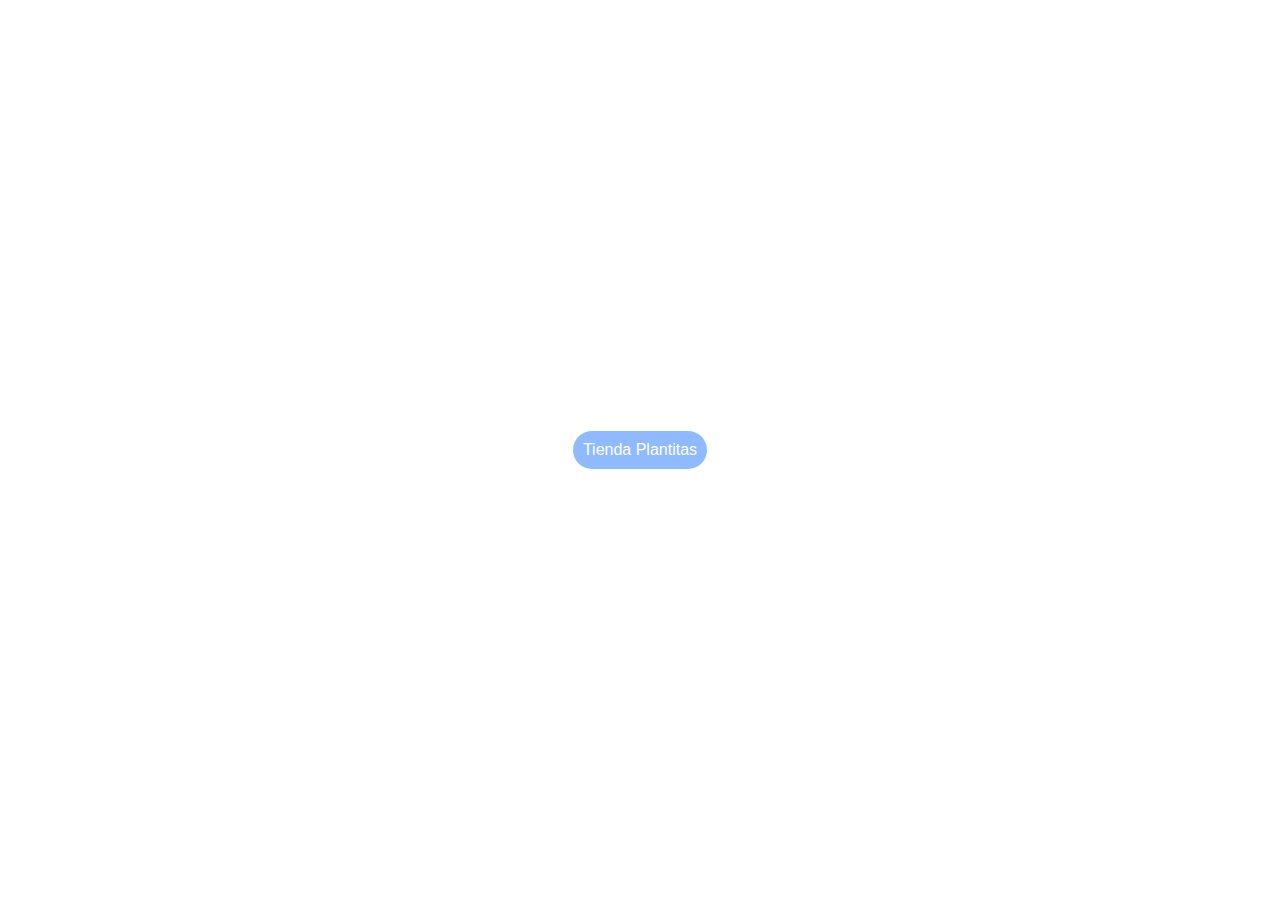
<file: index.html>
<!DOCTYPE html>
<html lang="es">
<head>
	<meta charset="UTF-8">
	<meta name="viewport" content="width=device-width, initial-scale=1.0">
	<link rel="stylesheet" type="text/css" href="index.css">
	<title>Index</title>
</head>
<body>
	<div class="contenedor">
		<a href="inicio.html">Tienda Plantitas</a>
	</div>
	
	
</body>
</html>
</file>
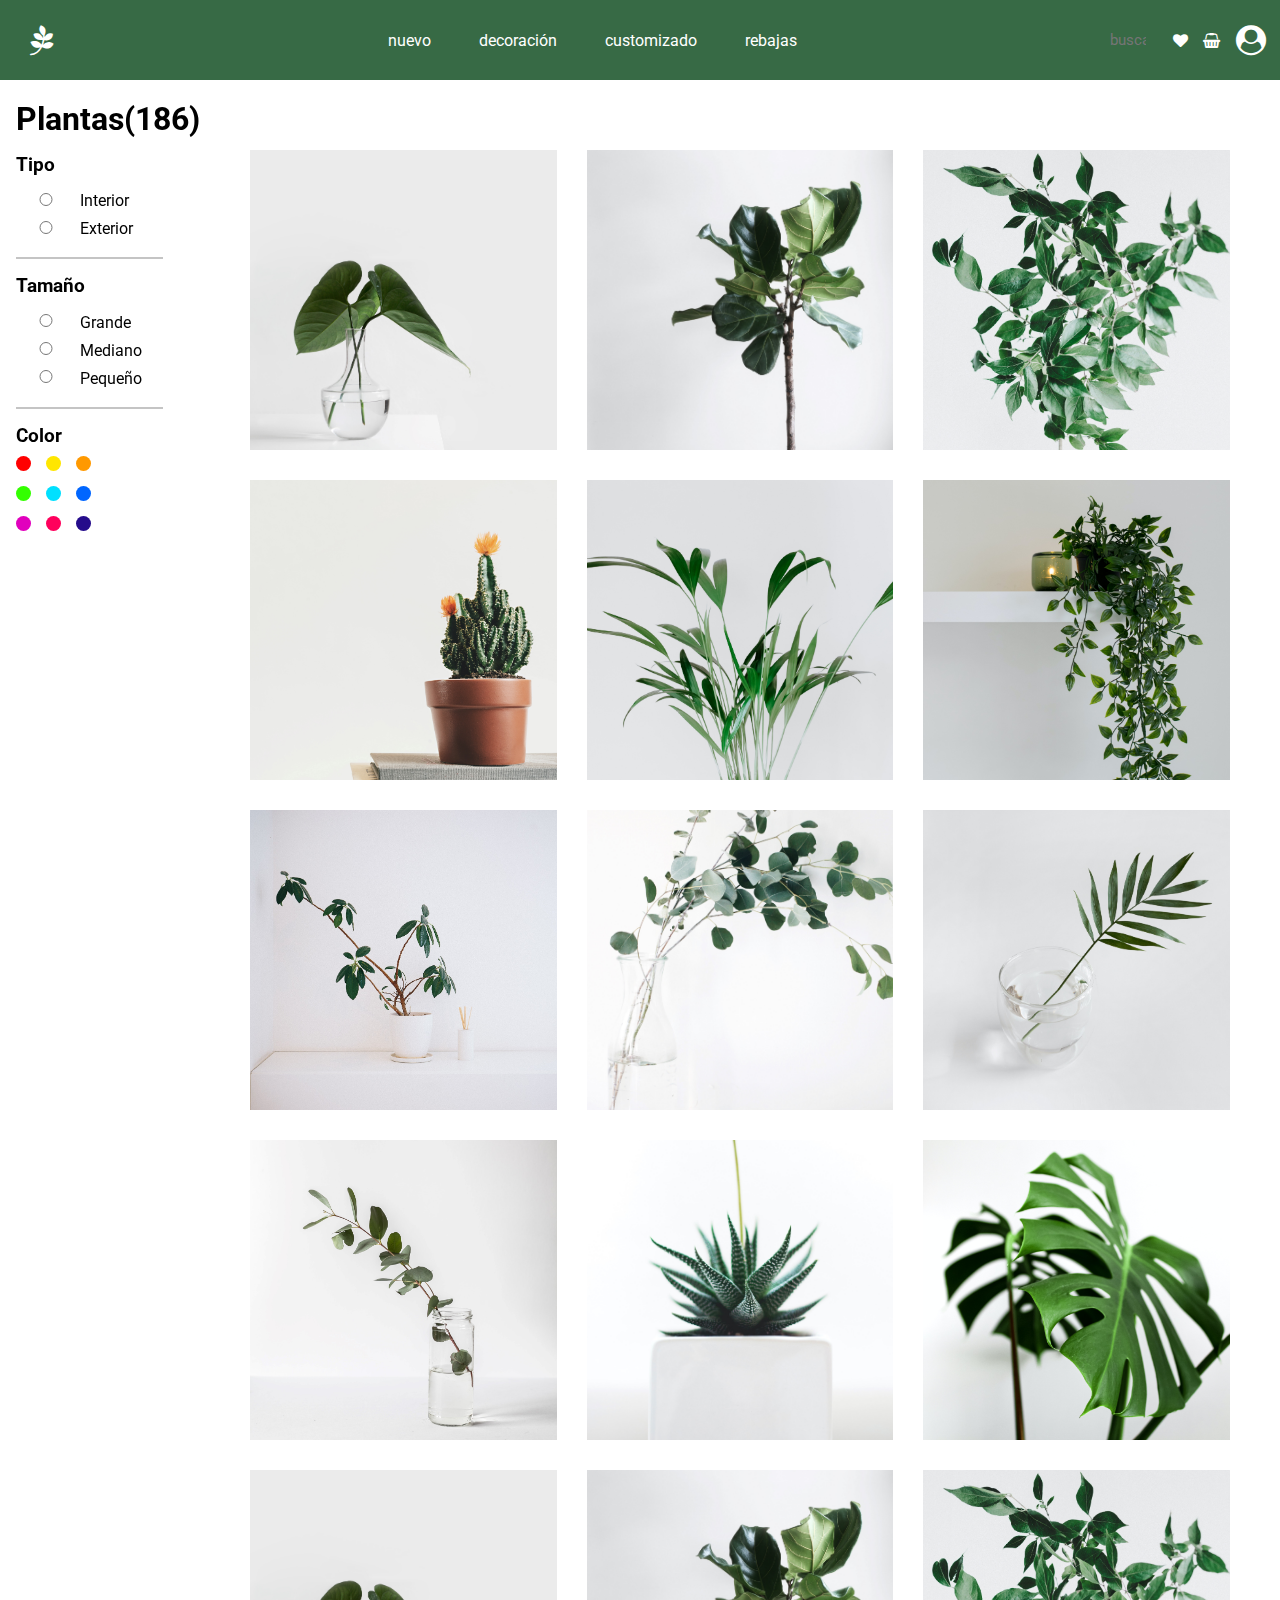
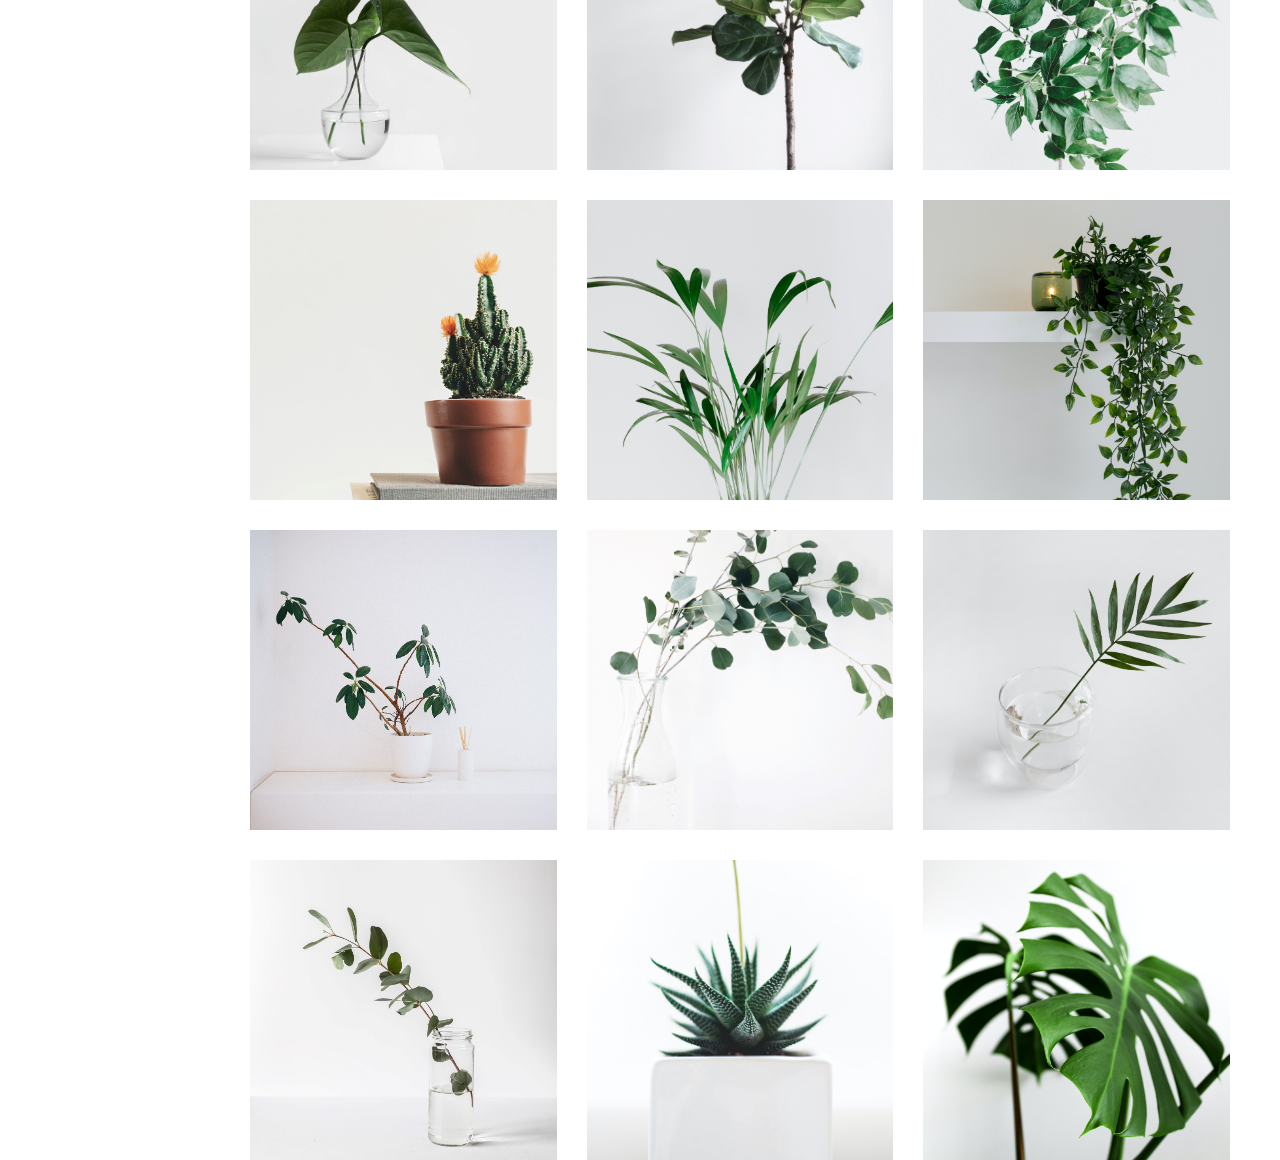
<file: inicio.html>
<!DOCTYPE html>
<html lang="es">
<head>
	<meta charset="UTF-8">
	<meta name="viewport" content="width=device-width, initial-scale=1.0">
	<link rel="stylesheet" type="text/css" href="inicio.css">
	<link rel="stylesheet" href="https://stackpath.bootstrapcdn.com/font-awesome/4.7.0/css/font-awesome.min.css" integrity="sha384-wvfXpqpZZVQGK6TAh5PVlGOfQNHSoD2xbE+QkPxCAFlNEevoEH3Sl0sibVcOQVnN" crossorigin="anonymous">
	<link href="https://fonts.googleapis.com/css2?family=Roboto&display=swap" rel="stylesheet">
	<script src="js/menu_responsive.js"></script>
	<script src="js/filtros_responsive.js"></script>
	
	<title>Inicio</title>
</head>
<body>
	<nav>
		<span class="logo"><i class="fa fa-pagelines" aria-hidden="true"></i></span>
		<ul class="botonera">
			<li><a href="">nuevo</a></li>
			<li><a href="">decoración</a></li>
			<li><a href="">customizado</a></li>
			<li><a href="">rebajas</a></li>
		</ul>
		
		<div class="iconos">
			<input type="search" name="buscar" placeholder="buscar">
			<span class="corazon"><a href=""><i class="fa fa-heart" aria-hidden="true"></i></a></span>
			<span class="carrito"><a href=""><i class="fa fa-shopping-basket" aria-hidden="true"></i></a></span>
			<span class="user"><a href="login.html"><i class="fa fa-user-circle" aria-hidden="true"></i></a></span>
			<span class="menu">
					<i class="fa fa-bars"></i>
		</span>
		</div>

	
	</nav>
	<div class="contenido">
		<span class="filtroicono"><i class="fa fa-filter" aria-hidden="true"></i></span>
		<div class="filtros">
			<h1 class="plantas">Plantas(186)</h1>
			<div class="sec tipos">
				<h3>Tipo</h3>
				<input class="interior" type="radio" name="interior"> Interior
				<br>
				<input class="exterior" type="radio" name="exterior"> Exterior
			</div>
			<div class="franja 1"></div>
			<div class="sec tamaños">
				<h3>Tamaño</h3>
				<input type="radio" name="grande"> Grande
				<br>
				<input type="radio" name="mediano"> Mediano
				<br>
				<input type="radio" name="pequeño"> Pequeño
			</div>
			<div class="franja 2"></div>
			<div class="sec colores">
				<h3>Color</h3>
				<div class="colorines">
					<div class="circulo rojo"></div> 
					<div class="circulo amarillo"></div>
					<div class="circulo naranja"></div>
					<div class="circulo verde"></div>
					<div class="circulo cian"></div>
					<div class="circulo azul"></div>
					<div class="circulo fucsia"></div> 
					<div class="circulo rosa"></div>
					<div class="circulo morado"></div>
				</div>
		
			</div>

		</div>
		<div class="galeria">
			<a href="producto.html">
				<div class="hover"></div>
				<div class="imagen i1"></div>
			</a>
			<a href="producto.html">
				<div class="hover"></div>
				<div class="imagen i2"></div></a>
			<a href="producto.html">
				<div class="hover"></div>
				<div class="imagen i3"></div></a>
			<a href="producto.html">
				<div class="hover"></div>
				<div class="imagen i4"></div></a>
			<a href="producto.html">
				<div class="hover"></div>
				<div class="imagen i5"></div></a>
			<a href="producto.html">
				<div class="hover"></div>
				<div class="imagen i6"></div></a>
			<a href="producto.html">
				<div class="hover"></div>
				<div class="imagen i7"></div></a>
			<a href="producto.html">
				<div class="hover"></div>
				<div class="imagen i8"></div></a>
			<a href="producto.html">
				<div class="hover"></div>
				<div class="imagen i9"></div></a>
			<a href="producto.html">
				<div class="hover"></div>
				<div class="imagen i10"></div></a>
			<a href="producto.html">
				<div class="hover"></div>
				<div class="imagen i11"></div></a>
			<a href="producto.html">
				<div class="hover"></div>
				<div class="imagen i12"></div></a>
			<a href="producto.html">
				<div class="hover"></div>
				<div class="imagen i13"></div></a>
			<a href="producto.html">
				<div class="hover"></div>
				<div class="imagen i14"></div></a>
			<a href="producto.html">
				<div class="hover"></div>
				<div class="imagen i15"></div></a>
			<a href="producto.html">
				<div class="hover"></div>
				<div class="imagen i16"></div></a>
			<a href="producto.html">
				<div class="hover"></div>
				<div class="imagen i17"></div></a>
			<a href="producto.html">
				<div class="hover"></div>
				<div class="imagen i18"></div></a>
			<a href="producto.html">
				<div class="hover"></div>
				<div class="imagen i19"></div></a>
			<a href="producto.html">
				<div class="hover"></div>
				<div class="imagen i20"></div></a>
			<a href="producto.html">
				<div class="hover"></div>
				<div class="imagen i21"></div></a>
			<a href="producto.html">
				<div class="hover"></div>
				<div class="imagen i22"></div></a>
			<a href="producto.html">
				<div class="hover"></div>
				<div class="imagen i23"></div></a>
			<a href="producto.html">
				<div class="hover"></div>
				<div class="imagen i24"></div></a>
		</div>
	</div>






</body>
</html>
</file>
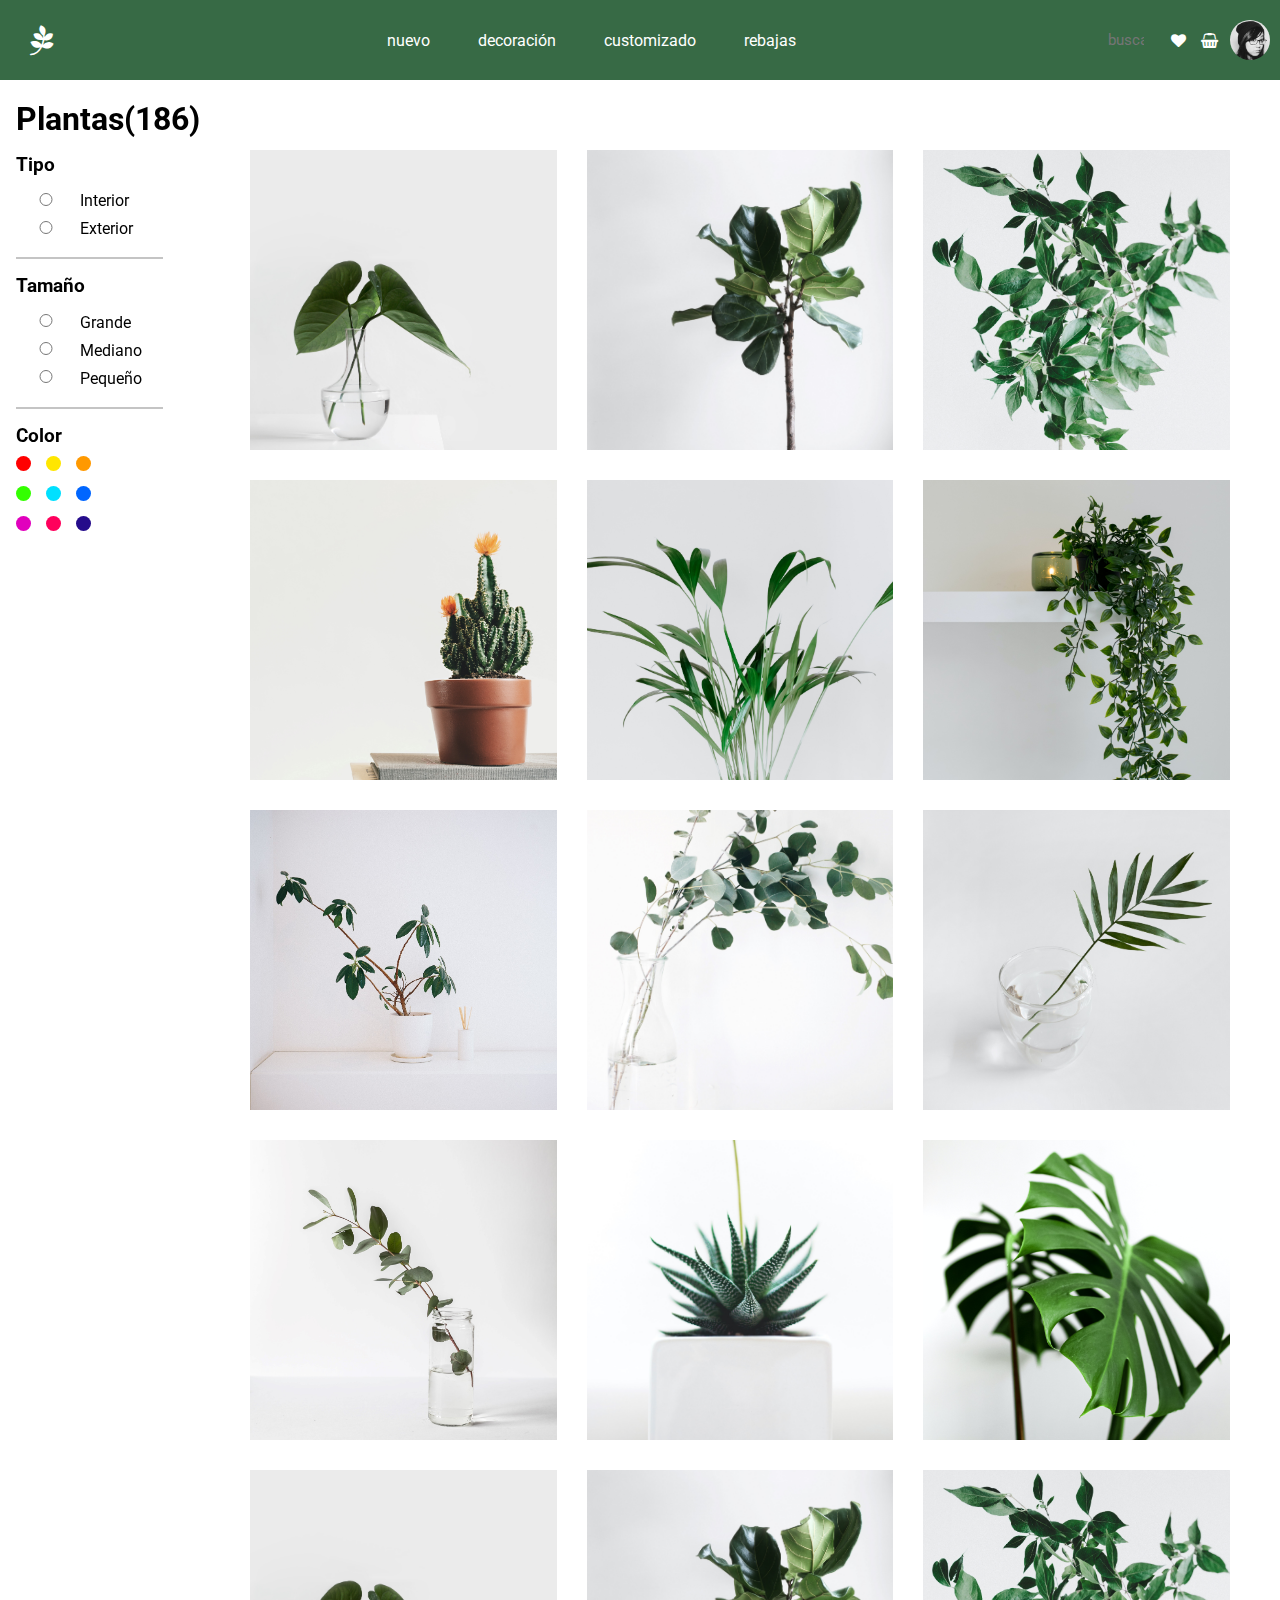
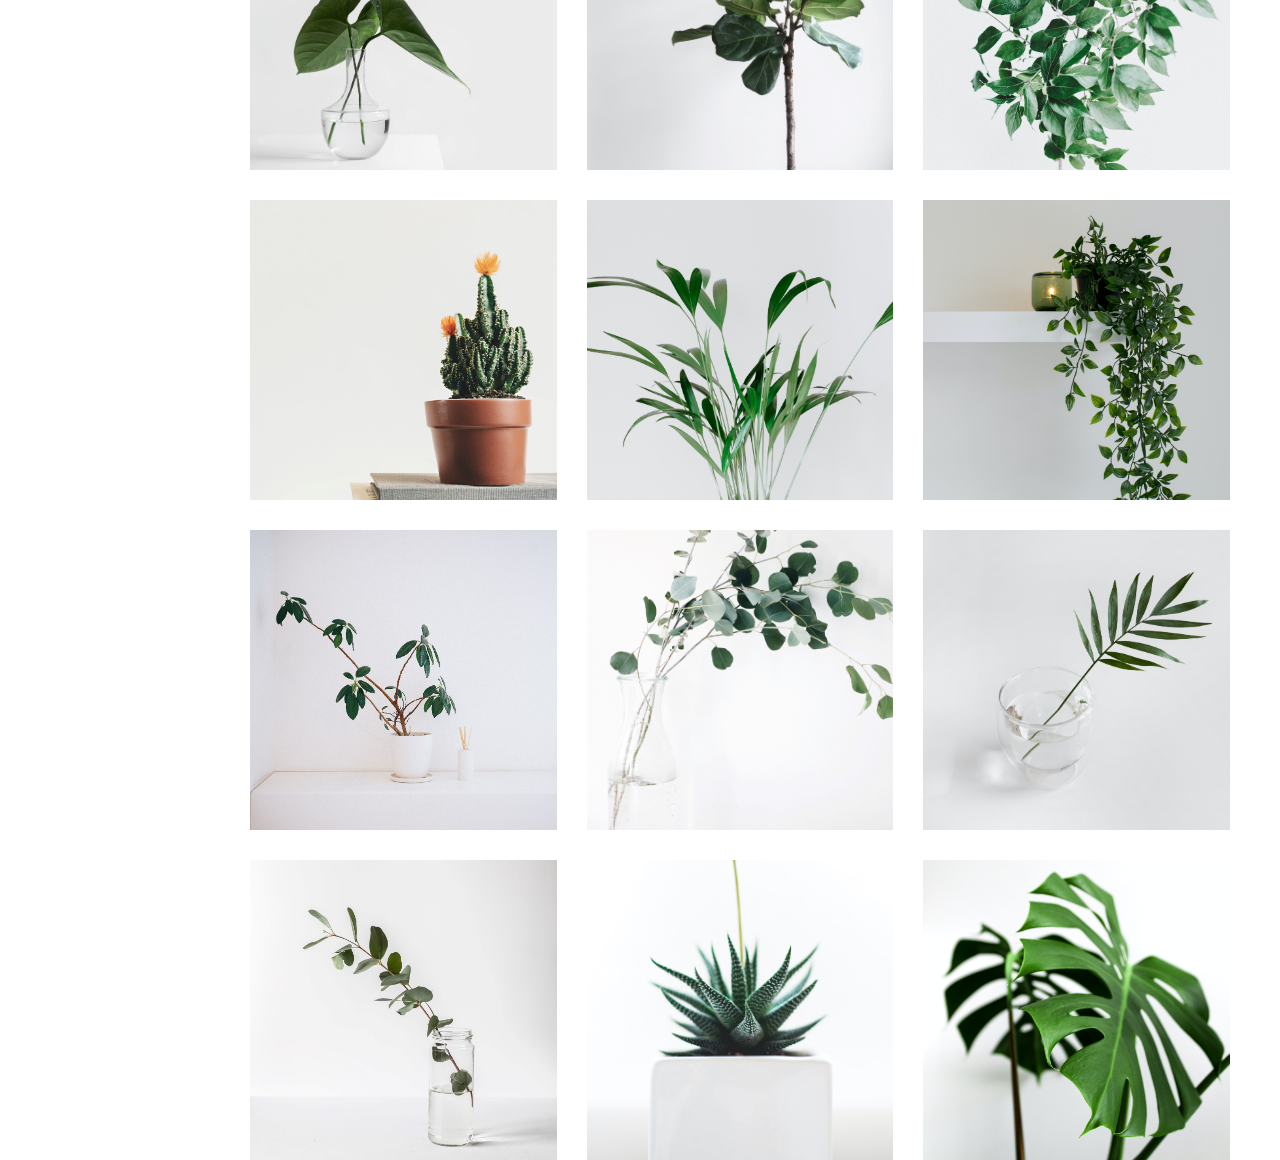
<file: inicio_user.html>
<!DOCTYPE html>
<html lang="es">
<head>
	<meta charset="UTF-8">
	<meta name="viewport" content="width=device-width, initial-scale=1.0">
	<link rel="stylesheet" type="text/css" href="inicio_user.css">
	<link rel="stylesheet" href="https://stackpath.bootstrapcdn.com/font-awesome/4.7.0/css/font-awesome.min.css" integrity="sha384-wvfXpqpZZVQGK6TAh5PVlGOfQNHSoD2xbE+QkPxCAFlNEevoEH3Sl0sibVcOQVnN" crossorigin="anonymous">
	<link href="https://fonts.googleapis.com/css2?family=Roboto&display=swap" rel="stylesheet">
	<script src="js/menu_responsive.js"></script>
	<script src="js/filtros_responsive.js"></script>
	
	<title>Inicio</title>
</head>
<body>
	<nav>
		<span class="logo"><i class="fa fa-pagelines" aria-hidden="true"></i></span>
		<ul class="botonera">
			<li><a href="">nuevo</a></li>
			<li><a href="">decoración</a></li>
			<li><a href="">customizado</a></li>
			<li><a href="">rebajas</a></li>
		</ul>
		
		<div class="iconos">
			<input type="search" name="buscar" placeholder="buscar">
			<span class="corazon"><a href="favoritos.html"><i class="fa fa-heart" aria-hidden="true"></i></a></span>
			<span class="carrito"><a href=""><i class="fa fa-shopping-basket" aria-hidden="true"></i></a></span>
			<div class="user"><a href="login.html"></a></div>
			<span class="menu">
					<i class="fa fa-bars"></i>
		</span>
		</div>

	
	</nav>
	<div class="contenido">
		<span class="filtroicono"><i class="fa fa-filter" aria-hidden="true"></i></span>
		<div class="filtros">
			<h1 class="plantas">Plantas(186)</h1>
			<div class="sec tipos">
				<h3>Tipo</h3>
				<input class="interior" type="radio" name="interior"> Interior
				<br>
				<input class="exterior" type="radio" name="exterior"> Exterior
			</div>
			<div class="franja 1"></div>
			<div class="sec tamaños">
				<h3>Tamaño</h3>
				<input type="radio" name="grande"> Grande
				<br>
				<input type="radio" name="mediano"> Mediano
				<br>
				<input type="radio" name="pequeño"> Pequeño
			</div>
			<div class="franja 2"></div>
			<div class="sec colores">
				<h3>Color</h3>
				<div class="colorines">
					<div class="circulo rojo"></div> 
					<div class="circulo amarillo"></div>
					<div class="circulo naranja"></div>
					<div class="circulo verde"></div>
					<div class="circulo cian"></div>
					<div class="circulo azul"></div>
					<div class="circulo fucsia"></div> 
					<div class="circulo rosa"></div>
					<div class="circulo morado"></div>
				</div>
		
			</div>

		</div>
		<div class="galeria">
			<a href="producto_user.html">
				<div class="hover"></div>
				<div class="imagen i1"></div>
			</a>
			<a href="producto_user.html">
				<div class="hover"></div>
				<div class="imagen i2"></div></a>
			<a href="producto_user.html">
				<div class="hover"></div>
				<div class="imagen i3"></div></a>
			<a href="producto_user.html">
				<div class="hover"></div>
				<div class="imagen i4"></div></a>
			<a href="producto_user.html">
				<div class="hover"></div>
				<div class="imagen i5"></div></a>
			<a href="producto_user.html">
				<div class="hover"></div>
				<div class="imagen i6"></div></a>
			<a href="producto_user.html">
				<div class="hover"></div>
				<div class="imagen i7"></div></a>
			<a href="producto_user.html">
				<div class="hover"></div>
				<div class="imagen i8"></div></a>
			<a href="producto_user.html">
				<div class="hover"></div>
				<div class="imagen i9"></div></a>
			<a href="producto_user.html">
				<div class="hover"></div>
				<div class="imagen i10"></div></a>
			<a href="producto_user.html">
				<div class="hover"></div>
				<div class="imagen i11"></div></a>
			<a href="producto_user.html">
				<div class="hover"></div>
				<div class="imagen i12"></div></a>
			<a href="producto_user.html">
				<div class="hover"></div>
				<div class="imagen i13"></div></a>
			<a href="producto_user.html">
				<div class="hover"></div>
				<div class="imagen i14"></div></a>
			<a href="producto_user.html">
				<div class="hover"></div>
				<div class="imagen i15"></div></a>
			<a href="producto_user.html">
				<div class="hover"></div>
				<div class="imagen i16"></div></a>
			<a href="producto_user.html">
				<div class="hover"></div>
				<div class="imagen i17"></div></a>
			<a href="producto_user.html">
				<div class="hover"></div>
				<div class="imagen i18"></div></a>
			<a href="producto_user.html">
				<div class="hover"></div>
				<div class="imagen i19"></div></a>
			<a href="producto_user.html">
				<div class="hover"></div>
				<div class="imagen i20"></div></a>
			<a href="producto_user.html">
				<div class="hover"></div>
				<div class="imagen i21"></div></a>
			<a href="producto_user.html">
				<div class="hover"></div>
				<div class="imagen i22"></div></a>
			<a href="producto_user.html">
				<div class="hover"></div>
				<div class="imagen i23"></div></a>
			<a href="producto_user.html">
				<div class="hover"></div>
				<div class="imagen i24"></div></a>
		</div>
	</div>






</body>
</html>
</file>
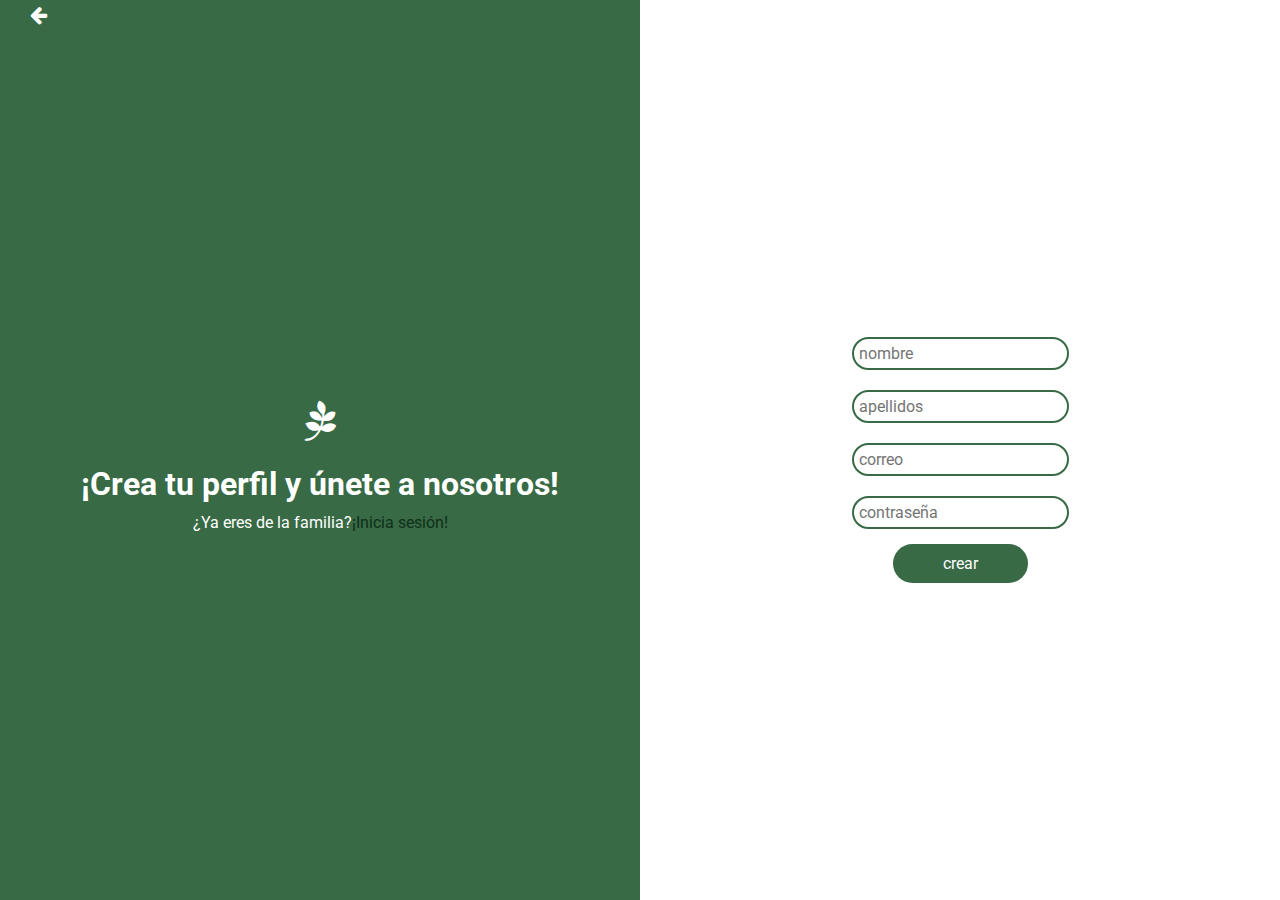
<file: login.html>
<!DOCTYPE html>
<html lang="es">
<head>
	<meta charset="UTF-8">
	<meta name="viewport" content="width=device-width, initial-scale=1.0">
	<link rel="stylesheet" href="https://stackpath.bootstrapcdn.com/font-awesome/4.7.0/css/font-awesome.min.css" integrity="sha384-wvfXpqpZZVQGK6TAh5PVlGOfQNHSoD2xbE+QkPxCAFlNEevoEH3Sl0sibVcOQVnN" crossorigin="anonymous">
    <link href="https://fonts.googleapis.com/css2?family=Roboto&display=swap" rel="stylesheet">
	<link rel="stylesheet" type="text/css" href="login.css">
	<title>Log In</title>
</head>
<body>

	 <div class="contenedor">
	 	
	 	<div class="derecha">
	 		<a href="inicio.html"> <span class="boton volver"><i class="fa fa-arrow-left" aria-hidden="true"></i></span></a>

	 		<div class="info">
	 			<span class="logo"><i class="fa fa-pagelines" aria-hidden="true"></i></span>
	 			<h1>¡Crea tu perfil y únete a nosotros!</h1>
	 			<p>¿Ya eres de la familia?<a href="#">¡Inicia sesión!</a></p>
	 		</div>
	
	 	</div>
	 	<div class="formulario">
	 		<input type="text" name="nombre" placeholder="nombre">
	 		<input type="text" name="apellidos" placeholder="apellidos">
	 		<input type="text" name="correo" placeholder="correo">
	 		<input type="password" name="contraseña" placeholder="contraseña">
	 		<span><a href="inicio_user.html">crear</a></span>
	 	</div>

	 </div>

</body>
</html>
</file>
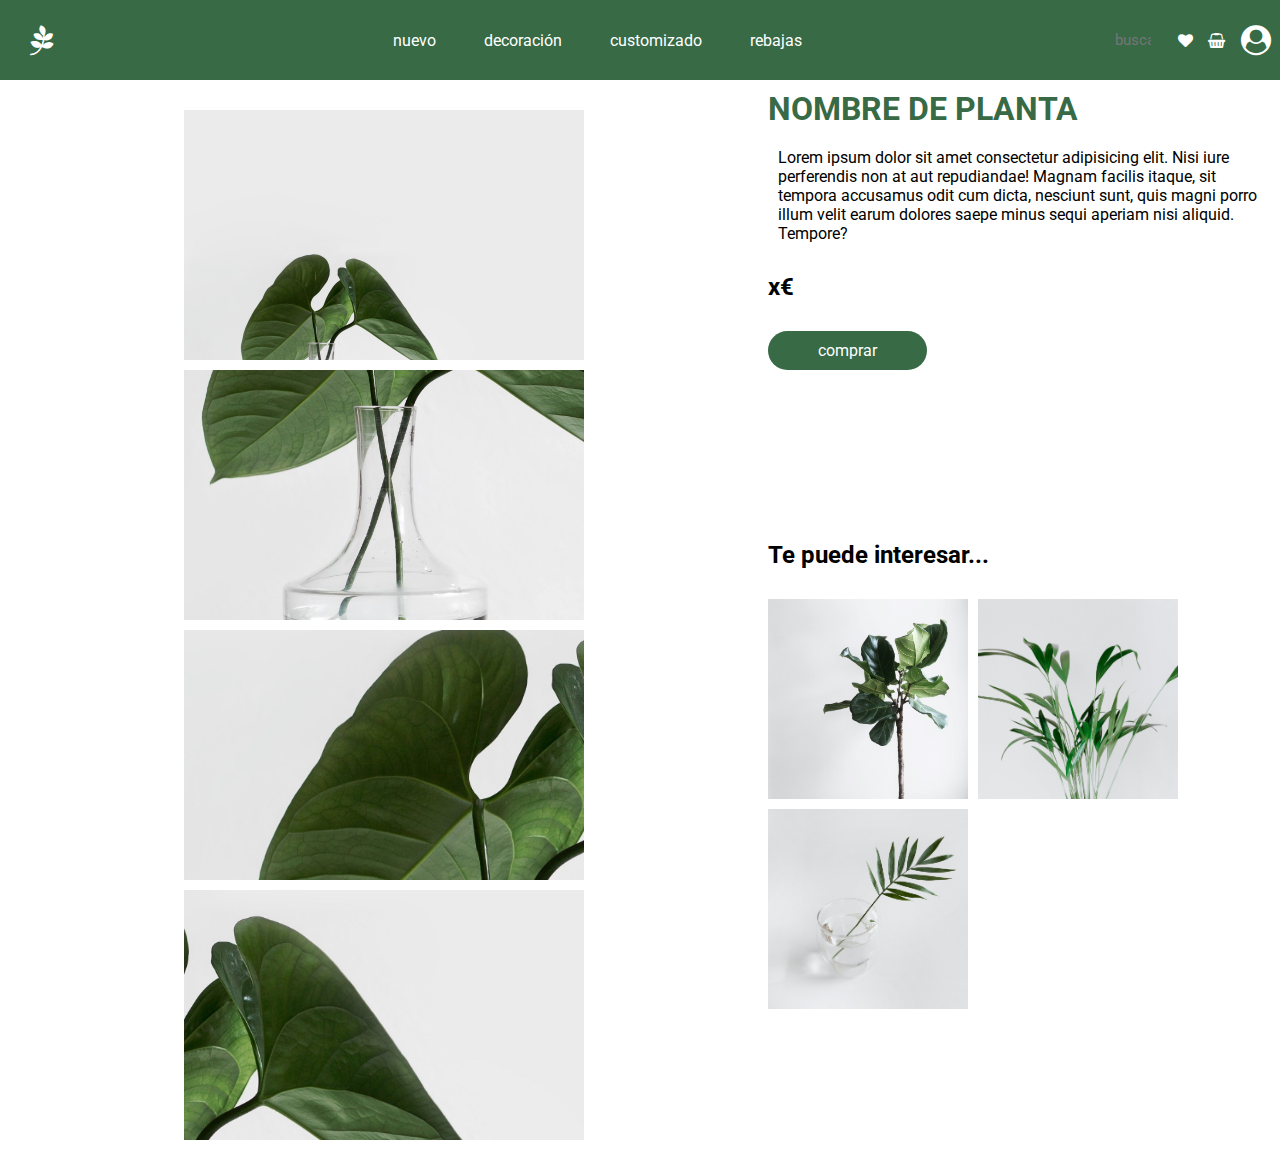
<file: producto.html>
<!DOCTYPE html>
<html lang="es">
<head>
    <meta charset="UTF-8">
    <meta http-equiv="X-UA-Compatible" content="IE=edge">
    <meta name="viewport" content="width=device-width, initial-scale=1.0">
    <link rel="stylesheet" href="https://stackpath.bootstrapcdn.com/font-awesome/4.7.0/css/font-awesome.min.css" integrity="sha384-wvfXpqpZZVQGK6TAh5PVlGOfQNHSoD2xbE+QkPxCAFlNEevoEH3Sl0sibVcOQVnN" crossorigin="anonymous">
    <link href="https://fonts.googleapis.com/css2?family=Roboto&display=swap" rel="stylesheet">
    <link rel="stylesheet" href="producto.css">
    <script src="js/menu_responsive.js"></script>
    <title>Producto</title>
</head>
<body>
    <nav>
        <span class="logo"><a href="inicio.html"><i class="fa fa-pagelines" aria-hidden="true"></i></a></span>
        <ul class="botonera">
            <li><a href="">nuevo</a></li>
            <li><a href="">decoración</a></li>
            <li><a href="">customizado</a></li>
            <li><a href="">rebajas</a></li>
        </ul>
        
        <div class="iconos">
            <input type="search" name="buscar" placeholder="buscar">
            <span class="corazon"><a href=""><i class="fa fa-heart" aria-hidden="true"></i></a></span>
            <span class="carrito"><a href=""><i class="fa fa-shopping-basket" aria-hidden="true"></i></a></span>
            <span class="user"><a href="login.html"><i class="fa fa-user-circle" aria-hidden="true"></i></a></span>
            <span class="menu">
                    <i class="fa fa-bars"></i>
        </span>
        </div>

    
    </nav>

    

    <div class="producto">
        <div class="imagenproducto">
            <div class="imagen1 i1"></div>
            <div class="imagen1 i2"></div>
            <div class="imagen1 i3"></div>
            <div class="imagen1 i4"></div>
        </div>
        <div class="info">
            <h1>NOMBRE DE PLANTA</h1>
            <p>Lorem ipsum dolor sit amet consectetur adipisicing elit. Nisi iure perferendis non at aut repudiandae! Magnam facilis itaque, sit tempora accusamus odit cum dicta, nesciunt sunt, quis magni porro illum velit earum dolores saepe minus sequi aperiam nisi aliquid. Tempore?</p>
            <h2>x€</h2>
            <span><a href="#">comprar</a></span>
        </div>

        <div class="interesar">
            <h2>Te puede interesar...</h2>
            <div class="otros">
               <a href="#"><div class="imagen2 i5"></div></a>
               <a href="#"><div class="imagen2 i6"></div></a>
               <a href="#"><div class="imagen2 i7"></div></a>
            </div>
        </div>

    </div>

</body>
</html>
</file>
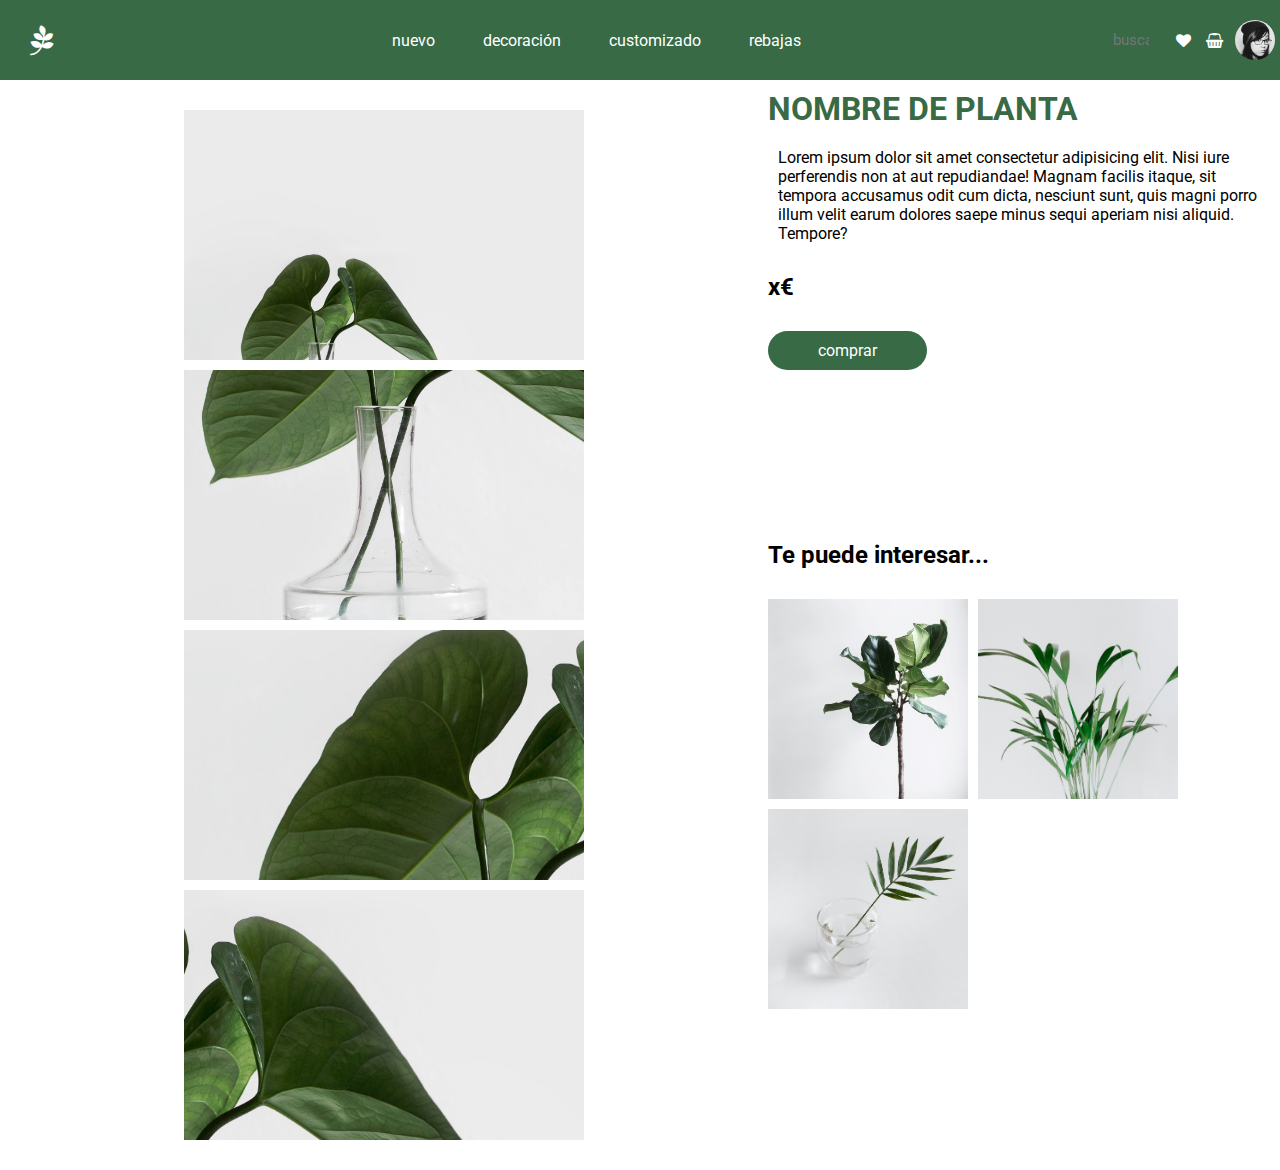
<file: producto_user.html>
<!DOCTYPE html>
<html lang="es">
<head>
    <meta charset="UTF-8">
    <meta http-equiv="X-UA-Compatible" content="IE=edge">
    <meta name="viewport" content="width=device-width, initial-scale=1.0">
    <link rel="stylesheet" href="https://stackpath.bootstrapcdn.com/font-awesome/4.7.0/css/font-awesome.min.css" integrity="sha384-wvfXpqpZZVQGK6TAh5PVlGOfQNHSoD2xbE+QkPxCAFlNEevoEH3Sl0sibVcOQVnN" crossorigin="anonymous">
    <link href="https://fonts.googleapis.com/css2?family=Roboto&display=swap" rel="stylesheet">
    <link rel="stylesheet" href="producto_user.css">
    <script src="js/menu_responsive.js"></script>
    <title>Producto</title>
</head>
<body>
    <nav>
        <span class="logo"><a href="inicio_user.html"><i class="fa fa-pagelines" aria-hidden="true"></i></a></span>
        <ul class="botonera">
            <li><a href="">nuevo</a></li>
            <li><a href="">decoración</a></li>
            <li><a href="">customizado</a></li>
            <li><a href="">rebajas</a></li>
        </ul>
        
        <div class="iconos">
            <input type="search" name="buscar" placeholder="buscar">
            <span class="corazon"><a href="favoritos.html"><i class="fa fa-heart" aria-hidden="true"></i></a></span>
            <span class="carrito"><a href=""><i class="fa fa-shopping-basket" aria-hidden="true"></i></a></span>
            <div class="user"><a href="login.html"></a></div>
            <span class="menu">
                    <i class="fa fa-bars"></i>
        </span>
        </div>

    
    </nav>

    

    <div class="producto">
        <div class="imagenproducto">
            <div class="imagen1 i1"></div>
            <div class="imagen1 i2"></div>
            <div class="imagen1 i3"></div>
            <div class="imagen1 i4"></div>
        </div>
        <div class="info">
            <h1>NOMBRE DE PLANTA</h1>
            <p>Lorem ipsum dolor sit amet consectetur adipisicing elit. Nisi iure perferendis non at aut repudiandae! Magnam facilis itaque, sit tempora accusamus odit cum dicta, nesciunt sunt, quis magni porro illum velit earum dolores saepe minus sequi aperiam nisi aliquid. Tempore?</p>
            <h2>x€</h2>
            <span><a href="#">comprar</a></span>
        </div>

        <div class="interesar">
            <h2>Te puede interesar...</h2>
            <div class="otros">
               <a href="#"><div class="imagen2 i5"></div></a>
               <a href="#"><div class="imagen2 i6"></div></a>
               <a href="#"><div class="imagen2 i7"></div></a>
            </div>
        </div>

    </div>

</body>
</html>
</file>
<file: index.css>
*{
	margin: 0;
	padding: 0;
	font-family: arial;
}

.contenedor{
	display: flex;
	width: 100vw;
	height: 100vh;
	justify-content: center;
	align-items: center;
}

a{
	text-decoration: none;
	color: #ffffff;
	background-color: #90BAFF;
	padding: 10px;
	border-radius: 20px;
}

a:hover{
	background-color: #5A7AAF;
}
</file>
<file: inicio.css>
*{
	margin: 0;
	padding: 0;
	font-family: 'Roboto', sans-serif;
}

nav{

	display: flex;
	justify-content: space-between;
	align-items: center;
	background-color: #376A45;
	height: 80px;
	width: 100%;
	position: fixed;
	z-index: 2;
	
}

nav ul{
	display: flex;
	list-style: none;
}

nav ul li{
	padding: 1em;
}

nav ul li a{
	padding: 0.5em;
	color: #FFFFFF;
	text-decoration: none;
}

nav ul li a:hover{
	border-bottom: solid 2px #FFFFFF;
}


.menu{
	padding: 20px;
	display: none;
}

.logo{
	margin: 1em;
	font-size: 30px;
	color: #FFFFFF;
}

.iconos{
	display: flex;
	align-items: center;
	margin: 5px;
	z-index: 3;
	background-color: #376A45;
}

.corazon a{
	margin: 0.5em;
	font-size: 15px;
	color: #FFFFFF;
}

.carrito a{
	margin: 0.5em;
	font-size: 15px;
	color: #FFFFFF;
}

.user a{
	margin: 0.3em;
	font-size: 30px;
	color: #FFFFFF;
}

input{
	outline: none;
	width: 60px;
	padding: 5px;
	border: 0; 
	font-size: 15px;
	color: #FFFFFF;
	background-color: #376A45;
}

input:focus{
	border-bottom: 2px solid #FFFFFF;
	width: 100px;
}

.contenido{
	width: 100%;
	display: flex;
	justify-content: space-between;
}

.filtroicono{
	display: none;
	padding: 10px;
}

.filtros{
	display: flex;
	flex-direction: column;
	margin: 1em;
	margin-top: 100px;
	position: fixed;
}

.sec{
	margin-top: 1em;
	margin-bottom: 1em;
}

.filtros .sec h3{
	margin-bottom: 0.5em; 
}

.franja{
	width: 80%;
	height: 2px;
	
	background-color: #C4C4C4;
}

.plantas{
	
	grid-area: plantas;
}


.filtros input{
	margin: 0.5em 0em 0.5em 0em;
}

.circulo{
	width: 15px;
	height: 15px;
	border-radius: 10px;
}
.rojo{
	background-color: #FF0000;
}
.amarillo{
	background-color: #FFE600;
}
.naranja{
	background-color: #FF9900;
}
.verde{
	background-color: #33FF00;
}
.cian{
	background-color: #00E0FF;
}
.azul{
	background-color: #0066FF;
}
.fucsia{
	background-color: #E100BD;
}
.rosa{
	background-color: #FF005C;
}
.morado{
	background-color: #250C8B;
}

.colorines{
	display: grid;
	grid-template-columns: repeat(3, 15px);
	grid-gap: 15px;
}

.galeria{
	display: grid;
	margin-top: 150px;
	margin-left: 250px;
	margin-right: 50px;
	width: 100%;
	grid-template-columns: repeat(auto-fit, minmax(250px, 1fr));
	grid-gap: 30px;
}

.imagen{
	height: 300px;
	
}

.hover{
	opacity: 0;
	position: absolute;
	width: 100%;
	height: 100%;
	background: linear-gradient(0deg, #00000066 40%, #ffffff44 90%);
}

.galeria a{
	position: relative;
}

.hover:hover{
	opacity: 1;
}


.i1{
	width: 100%;
	background-image: url(imagenes/sarah-dorweiler-x2Tmfd1-SgA-unsplash.jpg);
	background-size: cover;
}

.i2{
	width: 100%;
	background-image: url(imagenes/lauren-mancke-DpphPG9ENsI-unsplash.jpg);
	background-size: cover;
}

.i3{
	width: 100%;
	background-image: url(imagenes/tanalee-youngblood-CMdQcxsWZE0-unsplash.jpg);
	background-size: cover;
}

.i4{
	width: 100%;
	background-image: url(imagenes/scott-webb-C6oPXOatFD8-unsplash.jpg);
	background-size: cover;
}

.i5{
	width: 100%;
	background-image: url(imagenes/pawel-czerwinski-7EuUsw99KhE-unsplash.jpg);
	background-size: cover;
}

.i6{
	width: 100%;
	background-image: url(imagenes/jessica-arends-yzPWspWSDm0-unsplash.jpg);
	background-size: cover;
}

.i7{
	width: 100%;
	background-image: url(imagenes/yi-sk-yuFvmjQa0gU-unsplash.jpg);
	background-size: cover;
}

.i8{
	width: 100%;
	background-image: url(imagenes/jazmin-quaynor-8ioenvmof-I-unsplash.jpg);
	background-size: cover;
}

.i9{
	width: 100%;
	background-image: url(imagenes/sarah-dorweiler-2s9aHF4eCjI-unsplash.jpg);
	background-size: cover;
}

.i10{
	width: 100%;
	background-image: url(imagenes/alex-loup-mwINQsW2KJs-unsplash.jpg);
	background-size: cover;
}

.i11{
	width: 100%;
	background-image: url(imagenes/kari-shea-tcgMBsW4zlU-unsplash.jpg);
	background-size: cover;
}

.i12{
	width: 100%;
	background-image: url(imagenes/melek-meloshtain-10X8S25MJSc-unsplash.jpg);
	background-size: cover;
}

.i13{
	width: 100%;
	background-image: url(imagenes/sarah-dorweiler-x2Tmfd1-SgA-unsplash.jpg);
	background-size: cover;
}

.i14{
	width: 100%;
	background-image: url(imagenes/lauren-mancke-DpphPG9ENsI-unsplash.jpg);
	background-size: cover;
}

.i15{
	background-image: url(imagenes/tanalee-youngblood-CMdQcxsWZE0-unsplash.jpg);
	background-size: cover;
}

.i16{
	background-image: url(imagenes/scott-webb-C6oPXOatFD8-unsplash.jpg);
	background-size: cover;
}

.i17{
	background-image: url(imagenes/pawel-czerwinski-7EuUsw99KhE-unsplash.jpg);
	background-size: cover;
}

.i18{
	background-image: url(imagenes/jessica-arends-yzPWspWSDm0-unsplash.jpg);
	background-size: cover;
}

.i19{
	background-image: url(imagenes/yi-sk-yuFvmjQa0gU-unsplash.jpg);
	background-size: cover;
}

.i20{
	background-image: url(imagenes/jazmin-quaynor-8ioenvmof-I-unsplash.jpg);
	background-size: cover;
}

.i21{
	background-image: url(imagenes/sarah-dorweiler-2s9aHF4eCjI-unsplash.jpg);
	background-size: cover;
}

.i22{
	background-image: url(imagenes/alex-loup-mwINQsW2KJs-unsplash.jpg);
	background-size: cover;
}

.i23{
	background-image: url(imagenes/kari-shea-tcgMBsW4zlU-unsplash.jpg);
	background-size: cover;
}

.i24{
	background-image: url(imagenes/melek-meloshtain-10X8S25MJSc-unsplash.jpg);
	background-size: cover;
}

ul.show{
	top: 80px;
}

.filtros.show{
	left: 0;
	top: 40px;
}

@media(max-width: 900px){

	.menu{
		display: inline-flex;
		color: #FFFFFF;
	}

	.botonera{
		position: fixed;
		width: 40vw;
		right: 0;
		flex-direction: column;
		top: -100vh;
		text-align: center;
		transition: all 0.5s;
		background-color:#376A45;
		z-index: -1;
	}

	.botonera li a:hover{
		border-bottom: solid 2px #FFFFFF;
	}

	@media(max-width: 700px){

		.filtroicono{
			position: fixed;
			display: inline-flex;
			margin-top: 100px;
			margin-left: 1em;
			font-size: 25px;
			color:#376A45;
			z-index: 5;
		}

		.filtros{
			position: fixed;
			padding: 1em;
			top: 40px;
			left: -250px;
			transition: all 0.5s;
			background-color: #FFFFFF;
			z-index: 5;
		}


		.galeria{
			width: 80vw;
			margin-left: 5em;
		}


	}

	



}
</file>
<file: inicio_user.css>
*{
	margin: 0;
	padding: 0;
	font-family: 'Roboto', sans-serif;
}

nav{

	display: flex;
	justify-content: space-between;
	align-items: center;
	background-color: #376A45;
	height: 80px;
	width: 100%;
	position: fixed;
	z-index: 2;
	
}

nav ul{
	display: flex;
	list-style: none;
}

nav ul li{
	padding: 1em;
}

nav ul li a{
	padding: 0.5em;
	color: #FFFFFF;
	text-decoration: none;
}

nav ul li a:hover{
	border-bottom: solid 2px #FFFFFF;
}


.menu{
	padding: 20px;
	display: none;
}

.logo{
	margin: 1em;
	font-size: 30px;
	color: #FFFFFF;
}

.iconos{
	display: flex;
	align-items: center;
	margin: 5px;
	z-index: 3;
	background-color: #376A45;
}

.corazon a{
	margin: 0.5em;
	font-size: 15px;
	color: #FFFFFF;
}

.carrito a{
	margin: 0.5em;
	font-size: 15px;
	color: #FFFFFF;
}

.user{
	width: 40px;
	height: 40px;
	margin: 0.3em;
	border-radius: 20px;
	background-image: url("imagenes/user.jpg");
	-webkit-border-radius: 20px;
	-moz-border-radius: 20px;
	-ms-border-radius: 20px;
	-o-border-radius: 20px;
	background-size: cover;
}

input{
	outline: none;
	width: 60px;
	padding: 5px;
	border: 0; 
	font-size: 15px;
	color: #FFFFFF;
	background-color: #376A45;
}

input:focus{
	border-bottom: 2px solid #FFFFFF;
	width: 100px;
}

.contenido{
	width: 100%;
	display: flex;
	justify-content: space-between;
}

.filtroicono{
	display: none;
	padding: 10px;
}

.filtros{
	display: flex;
	flex-direction: column;
	margin: 1em;
	margin-top: 100px;
	position: fixed;
}

.sec{
	margin-top: 1em;
	margin-bottom: 1em;
}

.filtros .sec h3{
	margin-bottom: 0.5em; 
}

.franja{
	width: 80%;
	height: 2px;
	
	background-color: #C4C4C4;
}

.plantas{
	
	grid-area: plantas;
}


.filtros input{
	margin: 0.5em 0em 0.5em 0em;
}

.circulo{
	width: 15px;
	height: 15px;
	border-radius: 10px;
}
.rojo{
	background-color: #FF0000;
}
.amarillo{
	background-color: #FFE600;
}
.naranja{
	background-color: #FF9900;
}
.verde{
	background-color: #33FF00;
}
.cian{
	background-color: #00E0FF;
}
.azul{
	background-color: #0066FF;
}
.fucsia{
	background-color: #E100BD;
}
.rosa{
	background-color: #FF005C;
}
.morado{
	background-color: #250C8B;
}

.colorines{
	display: grid;
	grid-template-columns: repeat(3, 15px);
	grid-gap: 15px;
}

.galeria{
	display: grid;
	margin-top: 150px;
	margin-left: 250px;
	margin-right: 50px;
	width: 100%;
	grid-template-columns: repeat(auto-fit, minmax(250px, 1fr));
	grid-gap: 30px;
}

.imagen{
	height: 300px;
	
}

.hover{
	opacity: 0;
	position: absolute;
	width: 100%;
	height: 100%;
	background: linear-gradient(0deg, #00000066 40%, #ffffff44 90%);
}

.galeria a{
	position: relative;
}

.hover:hover{
	opacity: 1;
}


.i1{
	width: 100%;
	background-image: url(imagenes/sarah-dorweiler-x2Tmfd1-SgA-unsplash.jpg);
	background-size: cover;
}

.i2{
	width: 100%;
	background-image: url(imagenes/lauren-mancke-DpphPG9ENsI-unsplash.jpg);
	background-size: cover;
}

.i3{
	width: 100%;
	background-image: url(imagenes/tanalee-youngblood-CMdQcxsWZE0-unsplash.jpg);
	background-size: cover;
}

.i4{
	width: 100%;
	background-image: url(imagenes/scott-webb-C6oPXOatFD8-unsplash.jpg);
	background-size: cover;
}

.i5{
	width: 100%;
	background-image: url(imagenes/pawel-czerwinski-7EuUsw99KhE-unsplash.jpg);
	background-size: cover;
}

.i6{
	width: 100%;
	background-image: url(imagenes/jessica-arends-yzPWspWSDm0-unsplash.jpg);
	background-size: cover;
}

.i7{
	width: 100%;
	background-image: url(imagenes/yi-sk-yuFvmjQa0gU-unsplash.jpg);
	background-size: cover;
}

.i8{
	width: 100%;
	background-image: url(imagenes/jazmin-quaynor-8ioenvmof-I-unsplash.jpg);
	background-size: cover;
}

.i9{
	width: 100%;
	background-image: url(imagenes/sarah-dorweiler-2s9aHF4eCjI-unsplash.jpg);
	background-size: cover;
}

.i10{
	width: 100%;
	background-image: url(imagenes/alex-loup-mwINQsW2KJs-unsplash.jpg);
	background-size: cover;
}

.i11{
	width: 100%;
	background-image: url(imagenes/kari-shea-tcgMBsW4zlU-unsplash.jpg);
	background-size: cover;
}

.i12{
	width: 100%;
	background-image: url(imagenes/melek-meloshtain-10X8S25MJSc-unsplash.jpg);
	background-size: cover;
}

.i13{
	width: 100%;
	background-image: url(imagenes/sarah-dorweiler-x2Tmfd1-SgA-unsplash.jpg);
	background-size: cover;
}

.i14{
	width: 100%;
	background-image: url(imagenes/lauren-mancke-DpphPG9ENsI-unsplash.jpg);
	background-size: cover;
}

.i15{
	background-image: url(imagenes/tanalee-youngblood-CMdQcxsWZE0-unsplash.jpg);
	background-size: cover;
}

.i16{
	background-image: url(imagenes/scott-webb-C6oPXOatFD8-unsplash.jpg);
	background-size: cover;
}

.i17{
	background-image: url(imagenes/pawel-czerwinski-7EuUsw99KhE-unsplash.jpg);
	background-size: cover;
}

.i18{
	background-image: url(imagenes/jessica-arends-yzPWspWSDm0-unsplash.jpg);
	background-size: cover;
}

.i19{
	background-image: url(imagenes/yi-sk-yuFvmjQa0gU-unsplash.jpg);
	background-size: cover;
}

.i20{
	background-image: url(imagenes/jazmin-quaynor-8ioenvmof-I-unsplash.jpg);
	background-size: cover;
}

.i21{
	background-image: url(imagenes/sarah-dorweiler-2s9aHF4eCjI-unsplash.jpg);
	background-size: cover;
}

.i22{
	background-image: url(imagenes/alex-loup-mwINQsW2KJs-unsplash.jpg);
	background-size: cover;
}

.i23{
	background-image: url(imagenes/kari-shea-tcgMBsW4zlU-unsplash.jpg);
	background-size: cover;
}

.i24{
	background-image: url(imagenes/melek-meloshtain-10X8S25MJSc-unsplash.jpg);
	background-size: cover;
}

ul.show{
	top: 80px;
}

.filtros.show{
	left: 0;
	top: 40px;
}

@media(max-width: 900px){

	.menu{
		display: inline-flex;
		color: #FFFFFF;
	}

	.botonera{
		position: fixed;
		width: 40vw;
		right: 0;
		flex-direction: column;
		top: -100vh;
		text-align: center;
		transition: all 0.5s;
		background-color:#376A45;
		z-index: -1;
	}

	.botonera li a:hover{
		border-bottom: solid 2px #FFFFFF;
	}

	@media(max-width: 700px){

		.filtroicono{
			position: fixed;
			display: inline-flex;
			margin-top: 100px;
			margin-left: 1em;
			font-size: 25px;
			color:#376A45;
			z-index: 5;
		}

		.filtros{
			position: fixed;
			padding: 1em;
			top: 40px;
			left: -250px;
			transition: all 0.5s;
			background-color: #FFFFFF;
			z-index: 5;
		}


		.galeria{
			width: 80vw;
			margin-left: 5em;
		}


	}

	



}
</file>
<file: login.css>
*{
	margin: 0;
	padding: 0;
	font-family: 'Roboto', sans-serif;
}

.contenedor{
	width: 100vw;
	height: 100vh;
	display: grid;
	grid-template-columns: 1fr 1fr;

}

.volver{
    margin: 30px;
    font-size: 20px;
    color: #FFFFFF;
}

.derecha{
	display: grid;
	grid-template-rows: 30px 1fr;
	align-items: center;
	background-color: #376A45;
}

.derecha .info{
	display: flex;
	flex-direction: column;
	align-items: center;
	color: #ffffff;

}

.info .logo{
	font-size: 40px;
	margin-bottom: 10px;
}

.info h1{
	margin: 10px;
	text-align: center;
}

.info a{
	text-decoration: none;
	color: #102F18;
}

.formulario{
	display: flex;
	flex-direction: column;
	align-items: center;
	justify-content: center;
}

.formulario input{
	outline: none;
	padding: 5px;
	margin: 10px;
	border-radius: 100px;
	border: 2px solid #376A45; 
	font-size: 1em;
}

.formulario span{
	margin-top: 15px;
}

.formulario span a{
	padding: 10px 50px;
	text-decoration: none;
	color: #FFFFFF;
	background-color: #376A45;
	border-radius: 20px;
}

@media (max-width: 600px){
	.contenedor{
		display: grid;
		grid-template-columns: 1fr;
	}
}
</file>
<file: producto.css>
*{
	margin: 0;
	padding: 0;
	font-family: 'Roboto', sans-serif;
}

nav{
	position: fixed;
	display: flex;
	justify-content: space-between;
	align-items: center;
	background-color: #376A45;
	height: 80px;
	width: 100%;
	top: 0;
  	z-index: 3;

	
}

nav ul{
	display: flex;
	list-style: none;
}

nav ul li{
	padding: 1em;
}

nav ul li a{
	padding: 0.5em;
	color: #FFFFFF;
	text-decoration: none;
}

nav ul li a:hover{
	border-bottom: solid 2px #FFFFFF;
}

.logo a{
	margin: 30px;
	font-size: 30px;
	color: #FFFFFF;
}


.iconos{
	display: flex;
	align-items: center;
}

.corazon a{
	margin: 0.5em;
	font-size: 15px;
	color: #FFFFFF;
}

.carrito a{
	margin: 0.5em;
	font-size: 15px;
	color: #FFFFFF;
}

.user a{
	margin: 0.3em;
	font-size: 30px;
	color: #FFFFFF;
}

.menu{
	padding: 20px;
	display: none;
}

input{
	outline: none;
	width: 60px;
	padding: 5px;
	border: 0; 
	font-size: 15px;
	color: #FFFFFF;
	background-color: #376A45;
}

input:focus{
	border-bottom: 2px solid #FFFFFF;
	width: 100px;
}



.producto{
	margin-top: 80px;
	display: grid;
	grid-template-columns: 60% 40%;
	grid-template-areas: 
				"imagenproducto info"
				"imagenproducto interesar";
}


.imagenproducto{
	grid-area: imagenproducto;
    margin: 30px;
    justify-content: center;
    display: grid;
    grid-template-columns: repeat(auto-fit, minmax(200px, 400px));
    grid-gap: 10px;
}

.imagen1{
	height: 250px;
}

.i1{
    width: 100%;
	background-image: url(imagenes/sarah-dorweiler-x2Tmfd1-SgA-unsplash.jpg);
	background-size: cover;
}
.i2{
    width: 100%;
	background-image: url(imagenes/2.jpg);
	background-size: cover;
}
.i3{
	width: 100%;
	background-image: url(imagenes/3.jpg);
	background-size: cover;
}
.i4{
    width: 100%;
	background-image: url(imagenes/4.jpg);
	background-size: cover;
}

.info{
	grid-area: info;
	display: flex;
	flex-direction: column;
}

.info h1{
	color: #376A45;
	margin: 10px 0px;
}

.info h2{
	margin: 20px 0px;
}

.info p{
	margin: 10px;
	max-width: 500px;
}

.info span{
	margin: 20px 0px;
}

.info span a{
	padding: 10px 50px;
	text-decoration: none;
	color: #FFFFFF;
	background-color: #376A45;
	border-radius: 20px;
}

.interesar{
	grid-area: interesar;
}

.interesar h2{
	margin-bottom: 30px;
}

.otros{
	display: grid;
	grid-gap: 10px;
	grid-template-columns: repeat(auto-fit, minmax(100px,200px));
}

.imagen2{
	width: 150px;
    height: 200px;
}

.i5{
    width: 100%;
	background-image: url(imagenes/lauren-mancke-DpphPG9ENsI-unsplash.jpg);
	background-size: cover;
}
.i6{
	width: 100%;
	background-image: url(imagenes/pawel-czerwinski-7EuUsw99KhE-unsplash.jpg);
	background-size: cover;
}
.i7{
	width: 100%;
    background-image: url(imagenes/sarah-dorweiler-2s9aHF4eCjI-unsplash.jpg);
	background-size: cover;
}

ul.show{
	top: 80px;
}

@media (max-width: 900px){
	.producto{
		display: grid;
		grid-template-columns: 1fr;
		grid-template-areas: 
					"imagenproducto"
					"info"
					"interesar";
	}

	.info{
		align-items: center;
	}

	.imagenproducto{
		display: grid;
		grid-template-columns: repeat(2, 1fr);
	}

	.interesar{
		margin: auto;
		width: 80%;
	}

	.otros{
		grid-template-columns: repeat(auto-fit, minmax(200px, 1fr));
	}
	.menu{
		display: inline-flex;
		color: #FFFFFF;
	}

	.botonera{
		position: fixed;
		width: 40vw;
		right: 0;
		flex-direction: column;
		top: -100vh;
		text-align: center;
		transition: all 0.5s;
		background-color:#376A45;
		z-index: -1;
	}

	.botonera li a:hover{
		border-bottom: solid 2px #FFFFFF;
	}

}
</file>
<file: producto_user.css>
*{
	margin: 0;
	padding: 0;
	font-family: 'Roboto', sans-serif;
}

nav{
	position: fixed;
	display: flex;
	justify-content: space-between;
	align-items: center;
	background-color: #376A45;
	height: 80px;
	width: 100%;
	top: 0;
  	z-index: 3;

	
}

nav ul{
	display: flex;
	list-style: none;
}

nav ul li{
	padding: 1em;
}

nav ul li a{
	padding: 0.5em;
	color: #FFFFFF;
	text-decoration: none;
}

nav ul li a:hover{
	border-bottom: solid 2px #FFFFFF;
}

.logo a{
	margin: 30px;
	font-size: 30px;
	color: #FFFFFF;
}


.iconos{
	display: flex;
	align-items: center;
}

.corazon a{
	margin: 0.5em;
	font-size: 15px;
	color: #FFFFFF;
}

.carrito a{
	margin: 0.5em;
	font-size: 15px;
	color: #FFFFFF;
}

.user{
	width: 40px;
	height: 40px;
	margin: 0.3em;
	border-radius: 20px;
	background-image: url("imagenes/user.jpg");
	-webkit-border-radius: 20px;
	-moz-border-radius: 20px;
	-ms-border-radius: 20px;
	-o-border-radius: 20px;
	background-size: cover;
}

.menu{
	padding: 20px;
	display: none;
}

input{
	outline: none;
	width: 60px;
	padding: 5px;
	border: 0; 
	font-size: 15px;
	color: #FFFFFF;
	background-color: #376A45;
}

input:focus{
	border-bottom: 2px solid #FFFFFF;
	width: 100px;
}



.producto{
	margin-top: 80px;
	display: grid;
	grid-template-columns: 60% 40%;
	grid-template-areas: 
				"imagenproducto info"
				"imagenproducto interesar";
}


.imagenproducto{
	grid-area: imagenproducto;
    margin: 30px;
    justify-content: center;
    display: grid;
    grid-template-columns: repeat(auto-fit, minmax(200px, 400px));
    grid-gap: 10px;
}

.imagen1{
	height: 250px;
}

.i1{
    width: 100%;
	background-image: url(imagenes/sarah-dorweiler-x2Tmfd1-SgA-unsplash.jpg);
	background-size: cover;
}
.i2{
    width: 100%;
	background-image: url(imagenes/2.jpg);
	background-size: cover;
}
.i3{
	width: 100%;
	background-image: url(imagenes/3.jpg);
	background-size: cover;
}
.i4{
    width: 100%;
	background-image: url(imagenes/4.jpg);
	background-size: cover;
}

.info{
	grid-area: info;
	display: flex;
	flex-direction: column;
}

.info h1{
	color: #376A45;
	margin: 10px 0px;
}

.info h2{
	margin: 20px 0px;
}

.info p{
	margin: 10px;
	max-width: 500px;
}

.info span{
	margin: 20px 0px;
}

.info span a{
	padding: 10px 50px;
	text-decoration: none;
	color: #FFFFFF;
	background-color: #376A45;
	border-radius: 20px;
}

.interesar{
	grid-area: interesar;
}

.interesar h2{
	margin-bottom: 30px;
}

.otros{
	display: grid;
	grid-gap: 10px;
	grid-template-columns: repeat(auto-fit, minmax(100px,200px));
}

.imagen2{
	width: 150px;
    height: 200px;
}

.i5{
    width: 100%;
	background-image: url(imagenes/lauren-mancke-DpphPG9ENsI-unsplash.jpg);
	background-size: cover;
}
.i6{
	width: 100%;
	background-image: url(imagenes/pawel-czerwinski-7EuUsw99KhE-unsplash.jpg);
	background-size: cover;
}
.i7{
	width: 100%;
    background-image: url(imagenes/sarah-dorweiler-2s9aHF4eCjI-unsplash.jpg);
	background-size: cover;
}

ul.show{
	top: 80px;
}

@media (max-width: 900px){
	.producto{
		display: grid;
		grid-template-columns: 1fr;
		grid-template-areas: 
					"imagenproducto"
					"info"
					"interesar";
	}

	.info{
		align-items: center;
	}

	.imagenproducto{
		display: grid;
		grid-template-columns: repeat(2, 1fr);
	}

	.interesar{
		margin: auto;
		width: 80%;
	}

	.otros{
		grid-template-columns: repeat(auto-fit, minmax(200px, 1fr));
	}
	.menu{
		display: inline-flex;
		color: #FFFFFF;
	}

	.botonera{
		position: fixed;
		width: 40vw;
		right: 0;
		flex-direction: column;
		top: -100vh;
		text-align: center;
		transition: all 0.5s;
		background-color:#376A45;
		z-index: -1;
	}

	.botonera li a:hover{
		border-bottom: solid 2px #FFFFFF;
	}

}
</file>
